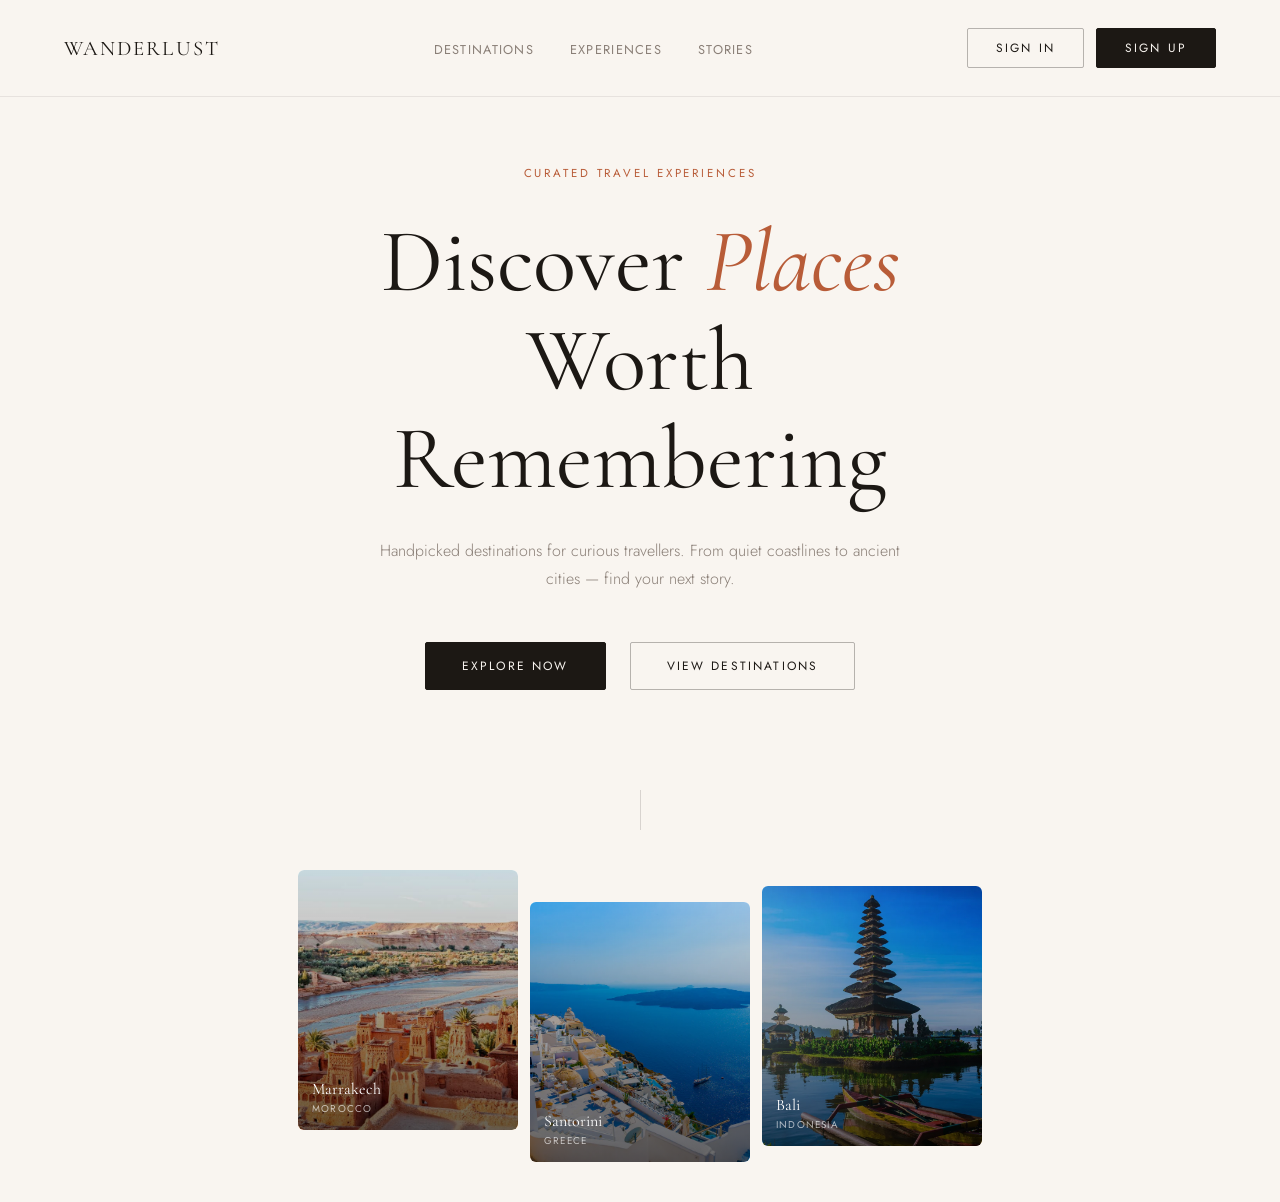
<file: index.html>
<!DOCTYPE html>
<html lang="en">
<head>
  <meta charset="UTF-8" />
  <meta name="viewport" content="width=device-width, initial-scale=1.0"/>
  <title>Wanderlust — Curated Travel</title>
  <link href="https://fonts.googleapis.com/css2?family=Cormorant+Garamond:ital,wght@0,400;0,500;0,600;1,400&family=Jost:wght@300;400;500&display=swap" rel="stylesheet"/>
  <link rel="stylesheet" href="CSS/style.css">
</head>
<body>

  <nav>
    <a class="logo" href="index.html">Wanderlust</a>
    <ul class="nav-links">
      <li><a href="destinations.html">Destinations</a></li>
      <li><a href="experiences.html">Experiences</a></li>
      <li><a href="stories.html">Stories</a></li>
    </ul>
    <div class="nav-auth">
      <a href="auth.html" class="btn btn-outline">Sign In</a>
      <a href="auth.html?mode=signup" class="btn btn-fill">Sign Up</a>
    </div>
  </nav>

  <section class="hero">
    <div class="eyebrow">Curated Travel Experiences</div>
    <h1>Discover <em>Places</em><br>Worth Remembering</h1>
    <p class="desc">
      Handpicked destinations for curious travellers. From quiet coastlines to ancient cities — find your next story.
    </p>
    <div class="hero-actions">
      <a href="destinations.html" class="btn btn-fill">Explore Now</a>
      <a href="destinations.html" class="btn btn-outline">View Destinations</a>
    </div>
  </section>

  <div class="divider"></div>

  <div class="img-strip">
    <div class="strip-img">
      <img src="images/morocco.jpg" alt="Marrakech" class="strip-bg" />
      <div class="strip-label">Marrakech <span>Morocco</span></div>
    </div>
    <div class="strip-img">
      <img src="images/santorini.webp" alt="Santorini" class="strip-bg" />
      <div class="strip-label">Santorini <span>Greece</span></div>
    </div>
    <div class="strip-img">
      <img src="images/bali.webp" alt="Bali" class="strip-bg" />
      <div class="strip-label">Bali <span>Indonesia</span></div>
    </div>
  </div>

  <script src="JS/db.js"></script>
  <script src="JS/nav.js"></script>
</body>
</html>
</file>
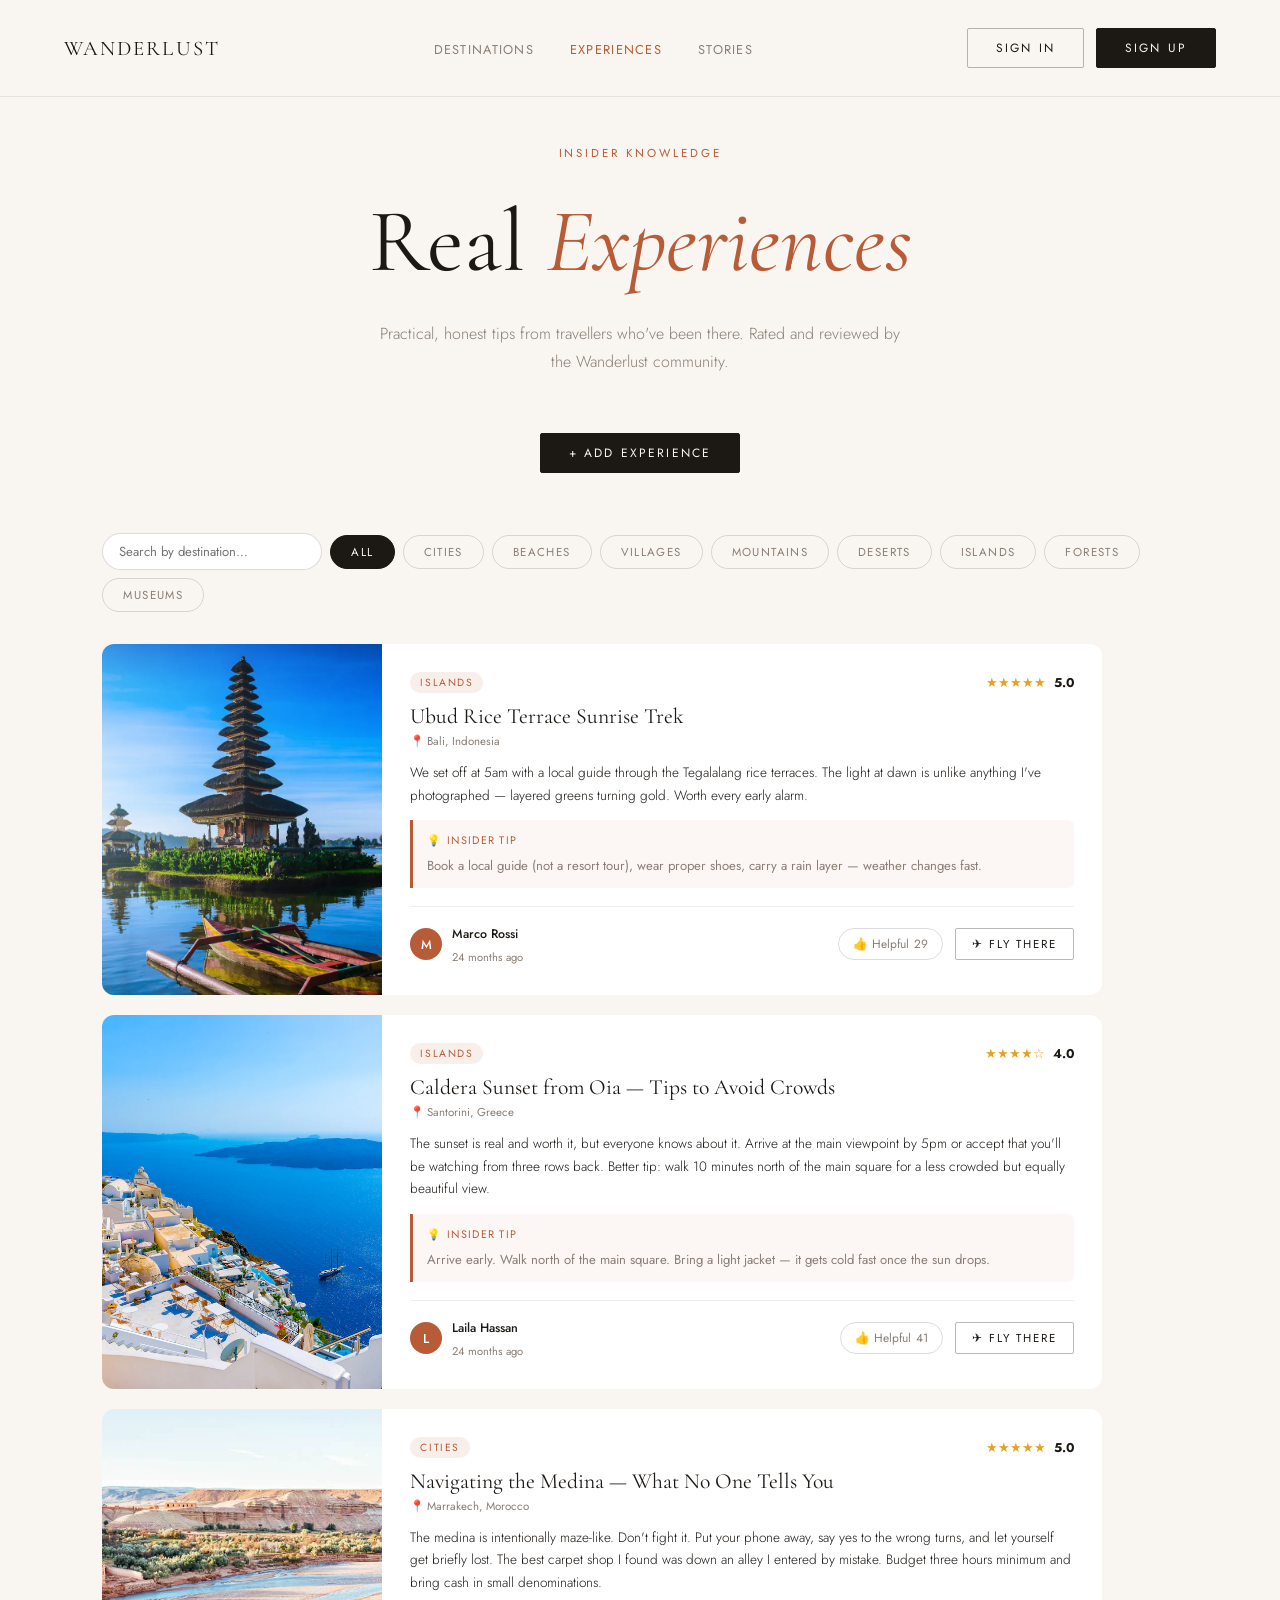
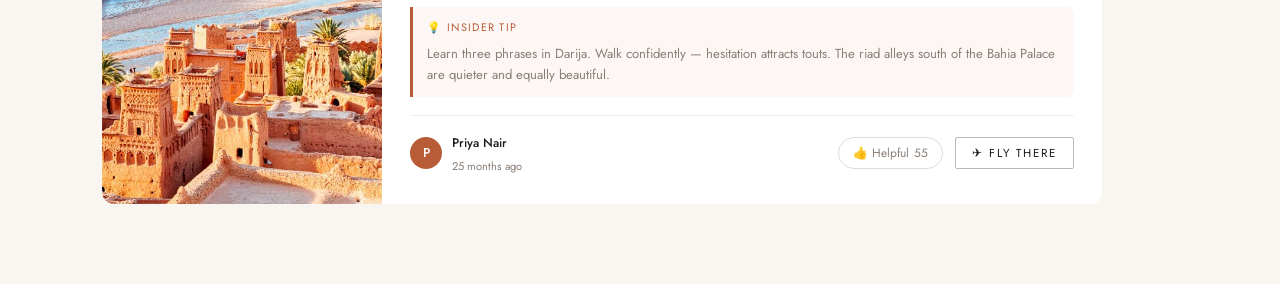
<file: experiences.html>
<!DOCTYPE html>
<html lang="en">
<head>
  <meta charset="UTF-8" />
  <meta name="viewport" content="width=device-width, initial-scale=1.0"/>
  <title>Experiences — Wanderlust</title>
  <link href="https://fonts.googleapis.com/css2?family=Cormorant+Garamond:ital,wght@0,400;0,500;0,600;1,400&family=Jost:wght@300;400;500&display=swap" rel="stylesheet"/>
  <link rel="stylesheet" href="CSS/style.css">
</head>
<body>

  <nav>
    <a class="logo" href="index.html">Wanderlust</a>
    <ul class="nav-links">
      <li><a href="destinations.html">Destinations</a></li>
      <li><a href="experiences.html" class="nav-active">Experiences</a></li>
      <li><a href="stories.html">Stories</a></li>
    </ul>
    <div class="nav-auth">
      <a href="auth.html" class="btn btn-outline">Sign In</a>
      <a href="auth.html?mode=signup" class="btn btn-fill">Sign Up</a>
    </div>
  </nav>

  <!-- Hero -->
  <section class="page-hero">
    <div class="eyebrow">Insider Knowledge</div>
    <h1>Real <em>Experiences</em></h1>
    <p class="desc">Practical, honest tips from travellers who've been there. Rated and reviewed by the Wanderlust community.</p>
    <button class="btn btn-fill" id="open-exp-modal" style="margin-top:8px;">+ Add Experience</button>
  </section>

  <!-- Search + Filter -->
  <div class="filter-bar">
    <div class="search-wrap">
      <input type="text" id="exp-search" placeholder="Search by destination…" class="filter-search" />
    </div>
    <button class="filter-btn active" data-filter="all">All</button>
    <button class="filter-btn" data-filter="cities">Cities</button>
    <button class="filter-btn" data-filter="beaches">Beaches</button>
    <button class="filter-btn" data-filter="villages">Villages</button>
    <button class="filter-btn" data-filter="mountains">Mountains</button>
    <button class="filter-btn" data-filter="deserts">Deserts</button>
    <button class="filter-btn" data-filter="islands">Islands</button>
    <button class="filter-btn" data-filter="forests">Forests</button>
    <button class="filter-btn" data-filter="museums">Museums</button>
  </div>

  <!-- Experiences List -->
  <section class="experiences-section">
    <div class="experiences-list" id="experiences-list"></div>
    <p class="no-content" id="no-experiences" style="display:none;">No experiences yet. Share yours!</p>
  </section>

  <!-- Add Experience Modal -->
  <div class="modal-overlay" id="exp-modal">
    <div class="modal">
      <button class="modal-close" id="close-exp-modal">✕</button>
      <h3 class="modal-title">Add an Experience</h3>
      <p class="modal-subtitle">Help fellow travellers with your firsthand knowledge</p>

      <div class="form-row">
        <div class="form-group">
          <label>Destination</label>
          <input type="text" id="exp-dest" placeholder="e.g. Bali, Indonesia" />
        </div>
        <div class="form-group">
          <label>Category</label>
          <select id="exp-cat" class="form-select">
            <option value="cities">Cities</option>
            <option value="beaches">Beaches</option>
            <option value="villages">Villages</option>
            <option value="museums">Museums</option>
            <option value="forests">Forests</option>
            <option value="mountains">Mountains</option>
            <option value="islands">Islands</option>
            <option value="deserts">Deserts</option>
          </select>
        </div>
      </div>
      <div class="form-group">
        <label>Experience Title</label>
        <input type="text" id="exp-title" placeholder="e.g. Sunrise Trek through Ubud Rice Terraces" />
      </div>
      <div class="form-group">
        <label>Your Rating</label>
        <div class="star-rating" id="star-rating">
          <span class="star" data-val="1">★</span>
          <span class="star" data-val="2">★</span>
          <span class="star" data-val="3">★</span>
          <span class="star" data-val="4">★</span>
          <span class="star" data-val="5">★</span>
        </div>
        <input type="hidden" id="exp-rating" value="5" />
      </div>
      <div class="form-group">
        <label>Description</label>
        <textarea id="exp-body" placeholder="Describe your experience in detail…" rows="4"></textarea>
      </div>
      <div class="form-group">
        <label>Insider Tips</label>
        <textarea id="exp-tips" placeholder="What should others know before they go?" rows="3"></textarea>
      </div>
      <div class="form-group">
        <label>Image URL <span class="optional">(optional)</span></label>
        <input type="url" id="exp-image" placeholder="https://..." />
      </div>
      <p id="exp-msg" style="display:none;"></p>
      <button class="btn btn-fill modal-submit" id="submit-exp">Submit Experience</button>
    </div>
  </div>

  <script src="JS/db.js"></script>
  <script src="JS/nav.js"></script>
  <script src="JS/experiences.js"></script>
</body>
</html>
</file>
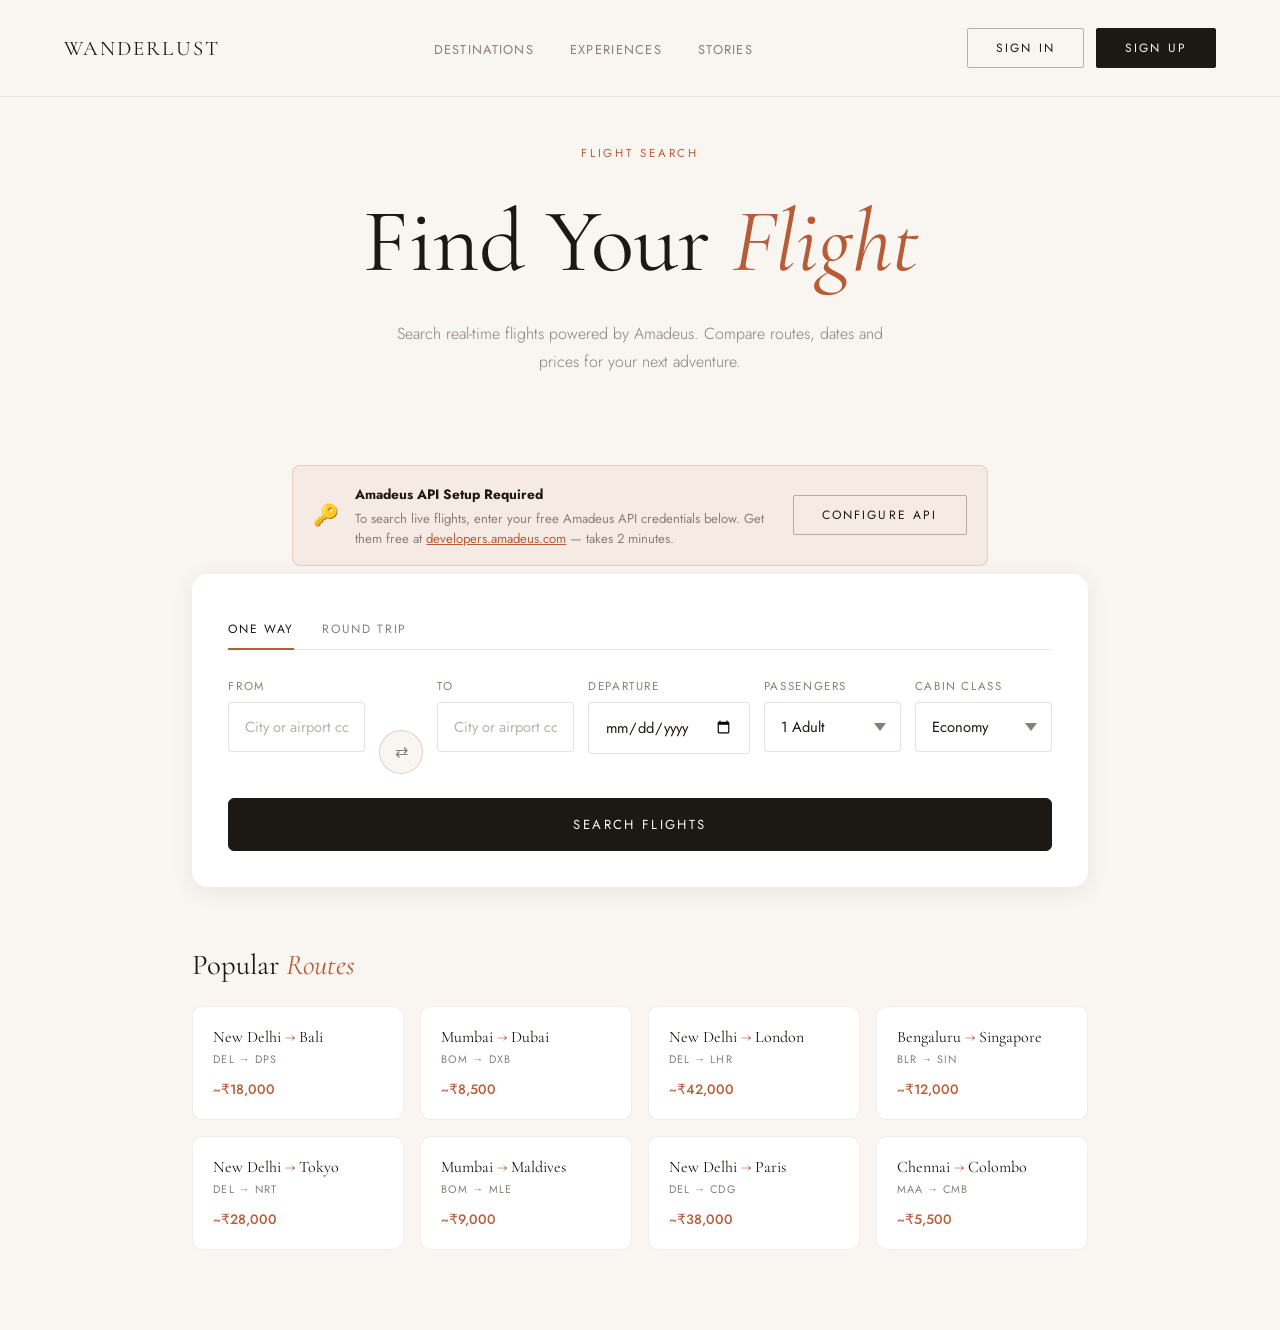
<file: flights.html>
<!DOCTYPE html>
<html lang="en">
<head>
  <meta charset="UTF-8" />
  <meta name="viewport" content="width=device-width, initial-scale=1.0"/>
  <title>Book Flights — Wanderlust</title>
  <link href="https://fonts.googleapis.com/css2?family=Cormorant+Garamond:ital,wght@0,400;0,500;0,600;1,400&family=Jost:wght@300;400;500&display=swap" rel="stylesheet"/>
  <link rel="stylesheet" href="CSS/style.css">
</head>
<body>

  <nav>
    <a class="logo" href="index.html">Wanderlust</a>
    <ul class="nav-links">
      <li><a href="destinations.html">Destinations</a></li>
      <li><a href="experiences.html">Experiences</a></li>
      <li><a href="stories.html">Stories</a></li>
    </ul>
    <div class="nav-auth">
      <a href="auth.html" class="btn btn-outline">Sign In</a>
      <a href="auth.html?mode=signup" class="btn btn-fill">Sign Up</a>
    </div>
  </nav>

  <!-- Hero -->
  <section class="flights-hero">
    <div class="eyebrow">Flight Search</div>
    <h1>Find Your <em>Flight</em></h1>
    <p class="desc">Search real-time flights powered by Amadeus. Compare routes, dates and prices for your next adventure.</p>
  </section>

  <!-- API Key Notice -->
  <div class="api-notice" id="api-notice">
    <div class="api-notice-inner">
      <span class="api-notice-icon">🔑</span>
      <div>
        <strong>Amadeus API Setup Required</strong>
        <p>To search live flights, enter your free Amadeus API credentials below. Get them free at <a href="https://developers.amadeus.com" target="_blank">developers.amadeus.com</a> — takes 2 minutes.</p>
      </div>
      <button class="btn btn-outline" id="setup-api-btn" style="flex-shrink:0;">Configure API</button>
    </div>
  </div>

  <!-- API Config Panel -->
  <div class="api-config-panel" id="api-config-panel" style="display:none;">
    <div class="api-config-inner">
      <h4>Amadeus API Credentials</h4>
      <p>Your credentials are stored locally on your device only.</p>
      <div class="form-row">
        <div class="form-group">
          <label>Client ID (API Key)</label>
          <input type="text" id="amadeus-client-id" placeholder="Your Amadeus Client ID" />
        </div>
        <div class="form-group">
          <label>Client Secret</label>
          <input type="password" id="amadeus-client-secret" placeholder="Your Amadeus Client Secret" />
        </div>
      </div>
      <div style="display:flex;gap:12px;">
        <button class="btn btn-fill" id="save-api-btn">Save Credentials</button>
        <button class="btn btn-outline" id="cancel-api-btn">Cancel</button>
      </div>
    </div>
  </div>

  <!-- Search Form -->
  <section class="flights-search-section">
    <div class="flights-form-card">

      <!-- Trip type -->
      <div class="trip-type-tabs">
        <button class="trip-tab active" data-type="one-way">One Way</button>
        <button class="trip-tab" data-type="round-trip">Round Trip</button>
      </div>

      <div class="flights-form-grid">
        <div class="form-group flight-field">
          <label>From</label>
          <div class="airport-input-wrap">
            <input type="text" id="from-input" placeholder="City or airport code" autocomplete="off" />
            <div class="airport-suggestions" id="from-suggestions"></div>
          </div>
          <input type="hidden" id="from-iata" />
        </div>

        <button class="swap-btn" id="swap-btn" title="Swap">⇄</button>

        <div class="form-group flight-field">
          <label>To</label>
          <div class="airport-input-wrap">
            <input type="text" id="to-input" placeholder="City or airport code" autocomplete="off" />
            <div class="airport-suggestions" id="to-suggestions"></div>
          </div>
          <input type="hidden" id="to-iata" />
        </div>

        <div class="form-group">
          <label>Departure</label>
          <input type="date" id="depart-date" />
        </div>

        <div class="form-group" id="return-group" style="display:none;">
          <label>Return</label>
          <input type="date" id="return-date" />
        </div>

        <div class="form-group">
          <label>Passengers</label>
          <select id="passengers" class="form-select">
            <option value="1">1 Adult</option>
            <option value="2">2 Adults</option>
            <option value="3">3 Adults</option>
            <option value="4">4 Adults</option>
          </select>
        </div>

        <div class="form-group">
          <label>Cabin Class</label>
          <select id="cabin-class" class="form-select">
            <option value="ECONOMY">Economy</option>
            <option value="PREMIUM_ECONOMY">Premium Economy</option>
            <option value="BUSINESS">Business</option>
            <option value="FIRST">First Class</option>
          </select>
        </div>
      </div>

      <button class="btn btn-fill flights-search-btn" id="search-flights-btn">
        <span id="search-btn-text">Search Flights</span>
        <span id="search-spinner" style="display:none;">Searching…</span>
      </button>
    </div>
  </section>

  <!-- Results -->
  <section class="flights-results-section" id="results-section" style="display:none;">
    <div class="results-header">
      <h3 id="results-title"></h3>
      <div class="results-sort">
        <label>Sort by:</label>
        <select id="sort-select" class="form-select" style="padding:8px 14px;">
          <option value="price">Price</option>
          <option value="duration">Duration</option>
        </select>
      </div>
    </div>
    <div id="flights-list"></div>
    <p class="no-content" id="no-flights" style="display:none;">No flights found for these dates. Try adjusting your search.</p>
  </section>

  <!-- Error -->
  <div class="flight-error" id="flight-error" style="display:none;"></div>

  <!-- Popular Routes -->
  <section class="popular-routes">
    <h3>Popular <em>Routes</em></h3>
    <div class="routes-grid" id="routes-grid"></div>
  </section>

  <script src="JS/db.js"></script>
  <script src="JS/nav.js"></script>
  <script src="JS/flights.js"></script>
</body>
</html>
</file>
<file: CSS/style.css>
/* ============================================================
   Wanderlust — style.css (complete)
   ============================================================ */

*, *::before, *::after { margin: 0; padding: 0; box-sizing: border-box; }

:root {
    --bg: #f9f5f0;
    --text: #1c1814;
    --accent: #b85c38;
    --muted: #8a7f77;
    --card-bg: #fff;
    --overlay-dark: rgba(0,0,0,0.55);
}

body {
    font-family: 'Jost', sans-serif;
    background: var(--bg);
    color: var(--text);
    min-height: 100vh;
}

/* ── NAV ──────────────────────────────────────────────────── */
nav {
    display: flex;
    justify-content: space-between;
    align-items: center;
    padding: 28px 64px;
    position: fixed;
    top: 0; left: 0;
    width: 100%;
    background: var(--bg);
    z-index: 100;
    box-shadow: 0 1px 0 rgba(28,24,20,0.08);
}

.logo {
    font-family: 'Cormorant Garamond', serif;
    font-size: 1.3rem;
    letter-spacing: 0.1em;
    text-transform: uppercase;
    text-decoration: none;
    color: var(--text);
}

.nav-links {
    display: flex;
    gap: 36px;
    list-style: none;
    align-items: center;
}

.nav-links a {
    text-decoration: none;
    color: var(--muted);
    font-size: 0.8rem;
    font-weight: 400;
    letter-spacing: 0.1em;
    text-transform: uppercase;
    transition: color 0.2s;
}

.nav-links a:hover,
.nav-links a.nav-active { color: var(--text); }
.nav-links a.nav-active { color: var(--accent); }

.nav-auth {
    display: flex;
    gap: 12px;
    align-items: center;
}

/* ── BUTTONS ──────────────────────────────────────────────── */
.btn {
    padding: 10px 28px;
    font-family: 'Jost', sans-serif;
    font-size: 0.75rem;
    letter-spacing: 0.18em;
    text-transform: uppercase;
    cursor: pointer;
    border-radius: 2px;
    transition: all 0.2s;
    text-decoration: none;
    display: inline-block;
}
.btn-fill {
    background: var(--text);
    color: var(--bg);
    border: 1px solid var(--text);
}
.btn-fill:hover { background: var(--accent); border-color: var(--accent); }
.btn-outline {
    background: transparent;
    color: var(--text);
    border: 1px solid rgba(28,24,20,0.3);
}
.btn-outline:hover { border-color: var(--text); }

/* ── HERO ─────────────────────────────────────────────────── */
.hero {
    max-width: 860px;
    margin: 0 auto;
    padding: 160px 64px 100px;
    text-align: center;
}

.eyebrow {
    display: inline-block;
    font-size: 0.72rem;
    letter-spacing: 0.25em;
    text-transform: uppercase;
    color: var(--accent);
    margin-bottom: 32px;
    opacity: 0;
    animation: fadeUp 0.7s 0.2s forwards;
}

h1 {
    font-family: 'Cormorant Garamond', serif;
    font-size: clamp(3rem, 7vw, 6rem);
    font-weight: 400;
    line-height: 1.1;
    margin-bottom: 28px;
    opacity: 0;
    animation: fadeUp 0.8s 0.4s forwards;
}
h1 em { font-style: italic; color: var(--accent); }

.desc {
    font-size: 1rem;
    line-height: 1.8;
    color: var(--muted);
    max-width: 520px;
    margin: 0 auto 48px;
    font-weight: 300;
    opacity: 0;
    animation: fadeUp 0.8s 0.6s forwards;
}

.hero-actions {
    display: flex;
    justify-content: center;
    align-items: center;
    gap: 24px;
    opacity: 0;
    animation: fadeUp 0.8s 0.8s forwards;
}
.hero-actions .btn { padding: 14px 36px; }

/* ── DIVIDER ──────────────────────────────────────────────── */
.divider {
    width: 1px; height: 40px;
    background: rgba(28,24,20,0.15);
    margin: 0 auto;
    opacity: 0;
    animation: fadeUp 0.8s 1s forwards;
}

/* ── IMAGE STRIP ──────────────────────────────────────────── */
.img-strip {
    display: flex; gap: 12px;
    padding: 40px 64px;
    justify-content: center;
    opacity: 0;
    animation: fadeUp 0.8s 1.1s forwards;
}
.strip-img {
    flex: 1; max-width: 220px; height: 260px;
    border-radius: 6px; overflow: hidden; position: relative;
}
.strip-img:nth-child(2) { margin-top: 32px; }
.strip-img:nth-child(3) { margin-top: 16px; }
.strip-img::after {
    content: '';
    position: absolute; inset: 0;
    background: linear-gradient(to top, rgba(0,0,0,0.6) 0%, rgba(0,0,0,0.1) 100%);
    border-radius: 6px;
}
.strip-bg { width: 100%; height: 100%; object-fit: cover; display: block; transition: transform 0.5s; }
.strip-img:hover .strip-bg { transform: scale(1.05); }
.strip-label {
    position: absolute; bottom: 14px; left: 14px;
    font-family: 'Cormorant Garamond', serif;
    font-size: 1rem; color: #fff; z-index: 1;
}
.strip-label span {
    display: block;
    font-family: 'Jost', sans-serif;
    font-size: 0.62rem; letter-spacing: 0.12em;
    text-transform: uppercase; opacity: 0.65; margin-top: 2px;
}

/* ── DESTINATIONS ─────────────────────────────────────────── */
#destinations { padding: 100px 10%; }
.dest-header { text-align: center; margin-bottom: 48px; opacity: 0; animation: fadeUp 0.8s 0.2s forwards; }
.dest-header h2 { font-family: 'Cormorant Garamond', serif; font-size: clamp(2rem,4vw,4rem); font-weight: 500; margin-bottom: 10px; }
.dest-header h2 em { font-style: italic; color: var(--accent); }
.dest-header p { font-size: 1rem; color: var(--muted); font-weight: 300; }

#destinations-menu {
    max-width: 1200px; margin: auto;
    display: grid; grid-template-columns: repeat(4, 1fr); gap: 28px;
    opacity: 0; animation: fadeUp 0.8s 0.4s forwards;
}

.destination-card {
    position: relative; height: 400px; border-radius: 14px;
    overflow: hidden; cursor: pointer;
    transition: transform 0.4s ease, box-shadow 0.4s ease;
    text-decoration: none; display: block;
}
.destination-card:hover { transform: translateY(-8px); box-shadow: 0 20px 40px rgba(0,0,0,0.15); }
.card-img { width: 100%; height: 100%; object-fit: cover; transition: transform 0.7s ease; }
.destination-card:hover .card-img { transform: scale(1.08); }
.card-overlay {
    position: absolute; inset: 0;
    background: linear-gradient(to top, rgba(0,0,0,0.8) 0%, rgba(0,0,0,0.1) 60%, rgba(0,0,0,0) 100%);
    display: flex; align-items: flex-end; padding: 28px;
}
.card-body { color: #fff; }
.card-name {
    font-family: 'Cormorant Garamond', serif;
    font-size: 1.6rem; font-weight: 400; margin-bottom: 6px; position: relative;
}
.card-name::after {
    content: ''; width: 36px; height: 1px;
    background: var(--accent);
    position: absolute; bottom: -6px; left: 0;
    transition: width 0.4s ease;
}
.destination-card:hover .card-name::after { width: 72px; }
.card-desc { font-size: 0.82rem; font-weight: 300; letter-spacing: 0.06em; opacity: 0.85; margin-top: 16px; }

/* ── LISTING PAGE ─────────────────────────────────────────── */
.listing-page { padding: 120px 8% 80px; }
.listing-header { margin-bottom: 56px; opacity: 0; animation: fadeUp 0.8s 0.1s forwards; }
.listing-header .back-link {
    display: inline-flex; align-items: center; gap: 8px;
    font-size: 0.75rem; letter-spacing: 0.14em; text-transform: uppercase;
    color: var(--muted); text-decoration: none; margin-bottom: 24px; transition: color 0.2s;
}
.listing-header .back-link:hover { color: var(--accent); }
.listing-header h2 { font-family: 'Cormorant Garamond', serif; font-size: clamp(2.5rem,5vw,4.5rem); font-weight: 400; line-height: 1.1; }
.listing-header h2 em { font-style: italic; color: var(--accent); }
.listing-header p { font-size: 0.95rem; color: var(--muted); font-weight: 300; margin-top: 12px; }

.places-grid { display: grid; grid-template-columns: repeat(4, 1fr); gap: 28px; max-width: 1400px; }

.place-card {
    background: var(--card-bg); border-radius: 12px; overflow: hidden;
    cursor: pointer; transition: transform 0.3s ease, box-shadow 0.3s ease;
    opacity: 0; animation: fadeUp 0.6s forwards;
}
.place-card:hover { transform: translateY(-6px); box-shadow: 0 16px 40px rgba(0,0,0,0.1); }

.place-img-wrap { position: relative; height: 220px; overflow: hidden; }
.place-img { width: 100%; height: 100%; object-fit: cover; transition: transform 0.6s ease; }
.place-card:hover .place-img { transform: scale(1.06); }

/* Bookmark button */
.bookmark-btn {
    position: absolute; top: 12px; right: 12px;
    background: rgba(255,255,255,0.9); border: none;
    border-radius: 50%; width: 34px; height: 34px;
    font-size: 1rem; cursor: pointer; display: flex; align-items: center; justify-content: center;
    transition: all 0.2s; z-index: 2; color: var(--muted);
}
.bookmark-btn:hover, .bookmark-btn.bookmarked { color: var(--accent); background: #fff; }

.place-info { padding: 20px 22px 24px; }
.place-info h3 { font-family: 'Cormorant Garamond', serif; font-size: 1.3rem; font-weight: 400; margin-bottom: 4px; cursor: default; }
.place-location { font-size: 0.72rem; letter-spacing: 0.12em; text-transform: uppercase; color: var(--accent); margin-bottom: 6px; display: block; }

/* Star ratings */
.place-rating { display: flex; align-items: center; gap: 6px; margin-bottom: 10px; }
.stars { color: #e8a020; font-size: 0.85rem; letter-spacing: 1px; }
.rating-num { font-size: 0.78rem; font-weight: 500; color: var(--text); }
.rate-link { font-size: 0.7rem; color: var(--accent); cursor: pointer; text-decoration: underline; margin-left: 4px; }

.place-highlight { font-size: 0.85rem; color: var(--muted); line-height: 1.6; font-weight: 300; margin-bottom: 14px; }
.place-meta {
    display: flex; align-items: center; gap: 6px;
    font-size: 0.72rem; color: var(--muted); letter-spacing: 0.05em;
    padding-top: 14px; border-top: 1px solid rgba(28,24,20,0.07);
    margin-bottom: 14px;
}
.place-meta svg { color: var(--accent); flex-shrink: 0; }

.place-flight-btn { width: 100%; text-align: center; padding: 11px; font-size: 0.72rem; }

/* ── AUTH PAGE ────────────────────────────────────────────── */
.auth-page { min-height: 100vh; display: grid; grid-template-columns: 1fr 1fr; }
.auth-visual { position: relative; overflow: hidden; }
.auth-visual img { width: 100%; height: 100%; object-fit: cover; }
.auth-visual-overlay {
    position: absolute; inset: 0;
    background: linear-gradient(135deg, rgba(184,92,56,0.7) 0%, rgba(28,24,20,0.8) 100%);
    display: flex; flex-direction: column; justify-content: flex-end; padding: 64px;
}
.auth-visual-text { color: #fff; }
.auth-visual-text .logo { font-family: 'Cormorant Garamond', serif; font-size: 1.6rem; letter-spacing: 0.1em; text-transform: uppercase; color: #fff; margin-bottom: 48px; display: block; }
.auth-visual-text h2 { font-family: 'Cormorant Garamond', serif; font-size: 3rem; font-weight: 400; line-height: 1.2; margin-bottom: 16px; }
.auth-visual-text h2 em { font-style: italic; opacity: 0.85; }
.auth-visual-text p { font-size: 0.9rem; opacity: 0.7; font-weight: 300; line-height: 1.7; max-width: 360px; }

.auth-form-side { display: flex; flex-direction: column; justify-content: center; padding: 80px 72px; background: var(--bg); }
.auth-tabs { display: flex; gap: 0; margin-bottom: 48px; border-bottom: 1px solid rgba(28,24,20,0.1); }
.auth-tab {
    padding: 12px 0; margin-right: 32px;
    font-size: 0.8rem; letter-spacing: 0.14em; text-transform: uppercase;
    color: var(--muted); cursor: pointer;
    border-bottom: 2px solid transparent; margin-bottom: -1px;
    transition: all 0.2s; background: none;
    border-left: none; border-right: none; border-top: none;
    font-family: 'Jost', sans-serif;
}
.auth-tab.active { color: var(--text); border-bottom-color: var(--accent); }
.auth-form { display: none; }
.auth-form.active { display: block; }
.auth-form h3 { font-family: 'Cormorant Garamond', serif; font-size: 2rem; font-weight: 400; margin-bottom: 8px; }
.auth-form .subtitle { font-size: 0.88rem; color: var(--muted); font-weight: 300; margin-bottom: 36px; }

.form-group { margin-bottom: 20px; }
.form-group label { display: block; font-size: 0.72rem; letter-spacing: 0.14em; text-transform: uppercase; color: var(--muted); margin-bottom: 8px; }
.form-group input, .form-group textarea, .form-select {
    width: 100%; padding: 13px 16px;
    background: #fff; border: 1px solid rgba(28,24,20,0.12);
    border-radius: 4px; font-family: 'Jost', sans-serif;
    font-size: 0.92rem; color: var(--text); outline: none; transition: border-color 0.2s;
}
.form-group input:focus, .form-group textarea:focus, .form-select:focus { border-color: var(--accent); }
.form-group input::placeholder, .form-group textarea::placeholder { color: var(--muted); opacity: 0.6; }
.form-group textarea { resize: vertical; min-height: 100px; }
.form-select { appearance: none; background-image: url("data:image/svg+xml,%3Csvg xmlns='http://www.w3.org/2000/svg' width='12' height='8' viewBox='0 0 12 8'%3E%3Cpath fill='%238a7f77' d='M6 8L0 0h12z'/%3E%3C/svg%3E"); background-repeat: no-repeat; background-position: right 14px center; cursor: pointer; }
.form-row { display: grid; grid-template-columns: 1fr 1fr; gap: 16px; }
.optional { font-size: 0.65rem; color: var(--muted); text-transform: none; letter-spacing: 0; }

.auth-submit { width: 100%; padding: 14px; margin-top: 8px; font-size: 0.8rem; letter-spacing: 0.18em; }
.auth-divider { display: flex; align-items: center; gap: 16px; margin: 24px 0; color: var(--muted); font-size: 0.75rem; }
.auth-divider::before, .auth-divider::after { content: ''; flex: 1; height: 1px; background: rgba(28,24,20,0.1); }
.auth-switch { text-align: center; font-size: 0.82rem; color: var(--muted); margin-top: 24px; }
.auth-switch a { color: var(--accent); text-decoration: none; font-weight: 500; }

/* ── PAGE HERO (stories / experiences / flights) ──────────── */
.page-hero {
    padding: 140px 64px 60px;
    text-align: center;
    max-width: 760px;
    margin: 0 auto;
}
.page-hero h1 { animation: fadeUp 0.8s 0.3s both; }
.page-hero .eyebrow { animation: fadeUp 0.7s 0.1s both; }
.page-hero .desc { animation: fadeUp 0.8s 0.5s both; }

/* ── FILTER BAR ───────────────────────────────────────────── */
.filter-bar {
    display: flex; flex-wrap: wrap; gap: 8px; align-items: center;
    padding: 0 8% 32px;
    max-width: 1400px; margin: 0 auto;
}
.filter-btn {
    padding: 8px 20px; font-family: 'Jost', sans-serif;
    font-size: 0.72rem; letter-spacing: 0.12em; text-transform: uppercase;
    border: 1px solid rgba(28,24,20,0.15); border-radius: 40px;
    background: transparent; color: var(--muted); cursor: pointer;
    transition: all 0.2s;
}
.filter-btn:hover { border-color: var(--accent); color: var(--accent); }
.filter-btn.active { background: var(--text); color: var(--bg); border-color: var(--text); }
.filter-search {
    padding: 8px 16px; border-radius: 40px;
    border: 1px solid rgba(28,24,20,0.15);
    background: #fff; font-family: 'Jost', sans-serif;
    font-size: 0.82rem; outline: none; transition: border-color 0.2s; min-width: 220px;
}
.filter-search:focus { border-color: var(--accent); }

/* ── MODAL ────────────────────────────────────────────────── */
.modal-overlay {
    position: fixed; inset: 0; z-index: 500;
    background: rgba(28,24,20,0.6); backdrop-filter: blur(4px);
    display: none; align-items: center; justify-content: center; padding: 24px;
}
.modal-overlay.open { display: flex; }
.modal {
    background: var(--bg); border-radius: 12px;
    padding: 48px 44px; width: 100%; max-width: 580px;
    position: relative; max-height: 90vh; overflow-y: auto;
    animation: fadeUp 0.3s ease;
}
.modal-large { max-width: 760px; padding: 0; }
.modal-close {
    position: absolute; top: 16px; right: 20px;
    background: none; border: none; font-size: 1.1rem;
    cursor: pointer; color: var(--muted); z-index: 2;
    transition: color 0.2s;
}
.modal-close:hover { color: var(--text); }
.modal-title { font-family: 'Cormorant Garamond', serif; font-size: 2rem; font-weight: 400; margin-bottom: 6px; }
.modal-subtitle { font-size: 0.88rem; color: var(--muted); margin-bottom: 32px; }
.modal-submit { width: 100%; padding: 14px; margin-top: 8px; }

/* ── STORY CARDS ──────────────────────────────────────────── */
.stories-section { padding: 0 8% 80px; }
.stories-grid { display: grid; grid-template-columns: repeat(3, 1fr); gap: 28px; max-width: 1300px; }
.no-content { text-align: center; color: var(--muted); font-size: 0.9rem; padding: 48px; }

.story-card {
    background: var(--card-bg); border-radius: 12px; overflow: hidden;
    transition: transform 0.3s, box-shadow 0.3s;
    opacity: 0; animation: fadeUp 0.6s forwards;
    display: flex; flex-direction: column;
}
.story-card:hover { transform: translateY(-5px); box-shadow: 0 16px 40px rgba(0,0,0,0.09); }
.story-card-img { height: 200px; overflow: hidden; }
.story-card-img img { width: 100%; height: 100%; object-fit: cover; transition: transform 0.6s; }
.story-card:hover .story-card-img img { transform: scale(1.05); }
.story-card-body { padding: 24px; flex: 1; display: flex; flex-direction: column; }

.story-meta-top { display: flex; align-items: center; justify-content: space-between; margin-bottom: 12px; }
.story-category-tag {
    font-size: 0.65rem; letter-spacing: 0.15em; text-transform: uppercase;
    background: rgba(184,92,56,0.1); color: var(--accent);
    padding: 3px 10px; border-radius: 40px;
}
.story-time { font-size: 0.7rem; color: var(--muted); }
.story-title-text { font-family: 'Cormorant Garamond', serif; font-size: 1.25rem; font-weight: 400; margin-bottom: 6px; cursor: pointer; line-height: 1.3; }
.story-title-text:hover { color: var(--accent); }
.story-destination-tag { font-size: 0.72rem; color: var(--muted); margin-bottom: 12px; display: block; }
.story-excerpt { font-size: 0.83rem; color: var(--muted); line-height: 1.6; font-weight: 300; flex: 1; }

.story-footer { display: flex; align-items: center; justify-content: space-between; margin-top: 20px; padding-top: 16px; border-top: 1px solid rgba(28,24,20,0.07); flex-wrap: wrap; gap: 10px; }
.story-author { display: flex; align-items: center; gap: 10px; }
.author-avatar {
    width: 32px; height: 32px; border-radius: 50%;
    background: var(--accent); color: #fff;
    display: flex; align-items: center; justify-content: center;
    font-size: 0.8rem; font-weight: 500; flex-shrink: 0;
}
.author-name { font-size: 0.78rem; font-weight: 500; }
.story-actions { display: flex; align-items: center; gap: 10px; }

.story-like-btn {
    background: none; border: none; cursor: pointer;
    font-size: 0.8rem; color: var(--muted);
    display: flex; align-items: center; gap: 5px;
    transition: color 0.2s; padding: 4px 8px; border-radius: 4px;
}
.story-like-btn:hover { color: var(--accent); }
.story-like-btn.liked { color: var(--accent); }

/* ── STORY DETAIL ─────────────────────────────────────────── */
.detail-hero-img { width: 100%; height: 320px; object-fit: cover; border-radius: 12px 12px 0 0; }
.detail-body { padding: 36px 40px 40px; }
.detail-title { font-family: 'Cormorant Garamond', serif; font-size: 2.2rem; font-weight: 400; line-height: 1.2; margin-bottom: 8px; }
.detail-author { display: flex; align-items: center; gap: 12px; margin: 20px 0 24px; }
.detail-text p { font-size: 0.95rem; line-height: 1.85; color: var(--text); margin-bottom: 16px; font-weight: 300; }
.detail-tags { display: flex; flex-wrap: wrap; gap: 8px; margin: 20px 0; }
.tag { font-size: 0.7rem; background: rgba(28,24,20,0.06); color: var(--muted); padding: 4px 10px; border-radius: 40px; }
.detail-actions { display: flex; align-items: center; gap: 16px; margin: 24px 0; flex-wrap: wrap; }

/* ── COMMENTS ─────────────────────────────────────────────── */
.comments-section { margin-top: 32px; border-top: 1px solid rgba(28,24,20,0.08); padding-top: 24px; }
.comments-section h4 { font-family: 'Cormorant Garamond', serif; font-size: 1.2rem; font-weight: 400; margin-bottom: 20px; }
.comment { display: flex; gap: 12px; margin-bottom: 16px; }
.comment p { font-size: 0.83rem; color: var(--muted); margin-top: 4px; line-height: 1.5; }
.comment-form { display: flex; gap: 10px; margin-top: 20px; }
.comment-form input { flex: 1; padding: 10px 14px; border-radius: 4px; border: 1px solid rgba(28,24,20,0.12); font-family: 'Jost', sans-serif; font-size: 0.85rem; outline: none; background: #fff; }
.comment-form input:focus { border-color: var(--accent); }

/* ── EXPERIENCES ──────────────────────────────────────────── */
.experiences-section { padding: 0 8% 80px; }
.experiences-list { display: flex; flex-direction: column; gap: 20px; max-width: 1000px; }

.exp-card {
    background: var(--card-bg); border-radius: 12px; overflow: hidden;
    transition: box-shadow 0.3s; opacity: 0; animation: fadeUp 0.6s forwards;
}
.exp-card:hover { box-shadow: 0 12px 32px rgba(0,0,0,0.08); }
.exp-card-inner { display: grid; grid-template-columns: 280px 1fr; }
.exp-img { height: 100%; min-height: 220px; overflow: hidden; }
.exp-img img { width: 100%; height: 100%; object-fit: cover; }
.exp-content { padding: 28px; }
.exp-top { display: flex; align-items: center; justify-content: space-between; margin-bottom: 10px; }
.exp-stars { font-size: 0.82rem; color: #c4a040; }
.exp-stars.high-rating { color: #e8a020; }
.exp-stars strong { font-size: 0.8rem; color: var(--text); margin-left: 4px; }
.exp-title { font-family: 'Cormorant Garamond', serif; font-size: 1.35rem; font-weight: 400; margin-bottom: 4px; }
.exp-destination { font-size: 0.72rem; color: var(--muted); margin-bottom: 12px; display: block; }
.exp-body { font-size: 0.85rem; line-height: 1.65; color: var(--text); font-weight: 300; margin-bottom: 14px; }
.exp-tips {
    background: rgba(184,92,56,0.05); border-left: 3px solid var(--accent);
    padding: 12px 14px; border-radius: 0 6px 6px 0;
    font-size: 0.82rem; line-height: 1.6; color: var(--muted); margin-bottom: 18px;
}
.tips-label { display: block; font-size: 0.68rem; letter-spacing: 0.12em; text-transform: uppercase; color: var(--accent); margin-bottom: 6px; }
.exp-footer { display: flex; align-items: center; justify-content: space-between; flex-wrap: wrap; gap: 10px; padding-top: 14px; border-top: 1px solid rgba(28,24,20,0.07); }

/* Star input widget */
.star-rating { display: flex; gap: 4px; margin-top: 4px; }
.star { font-size: 1.5rem; cursor: pointer; color: rgba(28,24,20,0.2); transition: color 0.15s; }
.star.selected, .star.hovered { color: #e8a020; }

/* Helpful button */
.helpful-btn {
    background: none; border: 1px solid rgba(28,24,20,0.15); border-radius: 40px;
    padding: 6px 14px; font-size: 0.75rem; cursor: pointer;
    color: var(--muted); font-family: 'Jost', sans-serif;
    transition: all 0.2s; display: flex; align-items: center; gap: 5px;
}
.helpful-btn:hover { border-color: var(--accent); color: var(--accent); }
.helpful-btn.active { background: var(--accent); color: #fff; border-color: var(--accent); }

/* ── FLIGHTS PAGE ─────────────────────────────────────────── */
.flights-hero { padding: 140px 64px 40px; text-align: center; max-width: 760px; margin: 0 auto; }
.flights-hero h1 { animation: fadeUp 0.8s 0.3s both; }

/* API Notice */
.api-notice {
    max-width: 900px; margin: 0 auto 8px; padding: 0 8%;
}
.api-notice-inner {
    background: rgba(184,92,56,0.06); border: 1px solid rgba(184,92,56,0.2);
    border-radius: 8px; padding: 16px 20px;
    display: flex; align-items: center; gap: 16px; flex-wrap: wrap;
}
.api-notice-icon { font-size: 1.3rem; }
.api-notice-inner p { font-size: 0.82rem; color: var(--muted); margin-top: 4px; line-height: 1.5; }
.api-notice-inner a { color: var(--accent); }
.api-notice-inner strong { font-size: 0.85rem; }
.api-notice-inner > div { flex: 1; }

.api-config-panel { max-width: 900px; margin: 0 auto 16px; padding: 0 8%; }
.api-config-inner {
    background: var(--card-bg); border-radius: 8px;
    padding: 24px 28px; border: 1px solid rgba(28,24,20,0.1);
}
.api-config-inner h4 { font-family: 'Cormorant Garamond', serif; font-size: 1.2rem; margin-bottom: 4px; }
.api-config-inner p { font-size: 0.82rem; color: var(--muted); margin-bottom: 20px; }

/* Flights form */
.flights-search-section { padding: 0 8% 20px; max-width: 1100px; margin: 0 auto; }
.flights-form-card {
    background: var(--card-bg); border-radius: 16px;
    padding: 36px; box-shadow: 0 4px 24px rgba(0,0,0,0.07);
}

.trip-type-tabs { display: flex; gap: 0; margin-bottom: 28px; border-bottom: 1px solid rgba(28,24,20,0.1); }
.trip-tab {
    padding: 10px 0; margin-right: 28px;
    font-size: 0.75rem; letter-spacing: 0.14em; text-transform: uppercase;
    color: var(--muted); cursor: pointer;
    border: none; border-bottom: 2px solid transparent; margin-bottom: -1px;
    background: none; font-family: 'Jost', sans-serif; transition: all 0.2s;
}
.trip-tab.active { color: var(--text); border-bottom-color: var(--accent); }

.flights-form-grid {
    display: grid;
    grid-template-columns: 1fr 44px 1fr 1fr 1fr 1fr;
    gap: 14px; align-items: start; margin-bottom: 24px;
}
.flight-field { position: relative; }
.airport-input-wrap { position: relative; }
.airport-suggestions {
    position: absolute; top: 100%; left: 0; right: 0;
    background: var(--card-bg); border: 1px solid rgba(28,24,20,0.12);
    border-radius: 4px; box-shadow: 0 8px 24px rgba(0,0,0,0.12);
    z-index: 50; display: none; max-height: 240px; overflow-y: auto;
}
.suggestion-item {
    padding: 10px 14px; cursor: pointer;
    display: grid; grid-template-columns: 44px 1fr; gap: 4px; align-items: center;
    transition: background 0.15s; font-size: 0.82rem;
}
.suggestion-item:hover { background: rgba(184,92,56,0.05); }
.sug-iata { font-weight: 600; font-size: 0.85rem; color: var(--accent); }
.sug-name { font-size: 0.82rem; }
.sug-full { font-size: 0.72rem; color: var(--muted); grid-column: 2; }

.swap-btn {
    width: 44px; height: 44px; border-radius: 50%;
    border: 1px solid rgba(28,24,20,0.15); background: var(--bg);
    cursor: pointer; font-size: 1rem; color: var(--muted);
    transition: all 0.2s; align-self: flex-end; margin-bottom: 0;
    display: flex; align-items: center; justify-content: center;
    margin-top: 28px;
}
.swap-btn:hover { border-color: var(--accent); color: var(--accent); }

.flights-search-btn { width: 100%; padding: 16px; font-size: 0.82rem; letter-spacing: 0.18em; border-radius: 6px; }
.flights-search-btn:disabled { opacity: 0.6; cursor: not-allowed; }

/* Results */
.flights-results-section { padding: 24px 8% 20px; max-width: 1100px; margin: 0 auto; }
.results-header { display: flex; align-items: center; justify-content: space-between; margin-bottom: 20px; flex-wrap: wrap; gap: 12px; }
.results-header h3 { font-family: 'Cormorant Garamond', serif; font-size: 1.5rem; font-weight: 400; }
.results-header h3 em { font-style: italic; color: var(--accent); }
.results-sort { display: flex; align-items: center; gap: 10px; font-size: 0.78rem; color: var(--muted); }

.flight-card {
    background: var(--card-bg); border-radius: 10px; margin-bottom: 12px;
    border: 1px solid rgba(28,24,20,0.07);
    transition: box-shadow 0.2s, border-color 0.2s;
    opacity: 0; animation: fadeUp 0.4s forwards;
}
.flight-card:hover { box-shadow: 0 8px 24px rgba(0,0,0,0.08); border-color: rgba(184,92,56,0.2); }
.flight-card-inner { display: grid; grid-template-columns: 120px 1fr auto; gap: 24px; align-items: center; padding: 20px 24px; }

.flight-airline { display: flex; align-items: center; gap: 10px; }
.airline-logo {
    width: 48px; height: 48px; border-radius: 8px;
    background: rgba(184,92,56,0.1); display: flex; align-items: center; justify-content: center;
    font-size: 0.7rem; font-weight: 700; color: var(--accent); letter-spacing: 0.05em;
}
.flight-number { display: block; font-size: 0.78rem; font-weight: 500; }
.flight-cabin { font-size: 0.65rem; color: var(--muted); text-transform: uppercase; letter-spacing: 0.08em; }

.flight-route { display: flex; align-items: center; gap: 24px; }
.flight-time-block { text-align: center; min-width: 70px; }
.flight-time { display: block; font-size: 1.35rem; font-family: 'Cormorant Garamond', serif; font-weight: 500; }
.flight-iata { display: block; font-size: 0.72rem; color: var(--muted); letter-spacing: 0.1em; text-transform: uppercase; }
.flight-date-small { display: block; font-size: 0.65rem; color: var(--muted); margin-top: 2px; }
.flight-duration-block { text-align: center; flex: 1; }
.flight-duration { display: block; font-size: 0.75rem; color: var(--muted); margin-bottom: 6px; }
.flight-line { display: flex; align-items: center; justify-content: center; gap: 0; }
.flight-dot { width: 8px; height: 8px; border-radius: 50%; border: 2px solid var(--muted); }
.flight-dash { flex: 1; height: 1px; background: rgba(28,24,20,0.2); min-width: 40px; }
.flight-plane { font-size: 0.9rem; color: var(--accent); }
.stop-dot { width: 6px; height: 6px; border-radius: 50%; background: var(--accent); margin: 0 2px; }
.flight-stops { display: block; font-size: 0.7rem; color: var(--muted); margin-top: 6px; }
.flight-stops.nonstop { color: #2a8a3b; font-weight: 500; }

.flight-price-block { text-align: right; }
.flight-price { display: block; font-family: 'Cormorant Garamond', serif; font-size: 1.6rem; font-weight: 500; color: var(--accent); }
.flight-price-note { display: block; font-size: 0.65rem; color: var(--muted); margin-bottom: 12px; }
.flight-book-btn { padding: 10px 22px; font-size: 0.72rem; }
.flight-stops-detail {
    padding: 8px 24px 12px; font-size: 0.72rem; color: var(--muted);
    border-top: 1px solid rgba(28,24,20,0.06); display: flex; gap: 16px;
}

/* Error */
.flight-error {
    max-width: 1100px; margin: 0 auto 16px; padding: 16px 24px;
    background: rgba(184,92,56,0.06); border: 1px solid rgba(184,92,56,0.2);
    border-radius: 8px; font-size: 0.85rem; color: var(--accent); display: none;
    margin-left: 8%; margin-right: 8%;
}

/* Popular routes */
.popular-routes { padding: 40px 8% 80px; max-width: 1100px; margin: 0 auto; }
.popular-routes h3 { font-family: 'Cormorant Garamond', serif; font-size: 1.8rem; font-weight: 400; margin-bottom: 24px; }
.popular-routes h3 em { font-style: italic; color: var(--accent); }
.routes-grid { display: grid; grid-template-columns: repeat(4, 1fr); gap: 16px; }
.route-card {
    background: var(--card-bg); border-radius: 10px; padding: 20px;
    cursor: pointer; border: 1px solid rgba(28,24,20,0.07);
    transition: all 0.2s;
}
.route-card:hover { border-color: var(--accent); transform: translateY(-3px); box-shadow: 0 8px 20px rgba(0,0,0,0.07); }
.route-cities { font-family: 'Cormorant Garamond', serif; font-size: 1rem; font-weight: 400; margin-bottom: 4px; }
.route-cities span { color: var(--accent); }
.route-codes { font-size: 0.68rem; letter-spacing: 0.1em; color: var(--muted); text-transform: uppercase; margin-bottom: 12px; }
.route-price { font-size: 0.85rem; font-weight: 500; color: var(--accent); }

/* Booking confirm */
.booking-confirm .modal { animation: fadeUp 0.3s ease; }

/* ── ANIMATIONS ───────────────────────────────────────────── */
@keyframes fadeUp {
    from { opacity: 0; transform: translateY(20px); }
    to   { opacity: 1; transform: translateY(0); }
}

/* ── RESPONSIVE ───────────────────────────────────────────── */
@media (max-width: 1100px) {
    .places-grid { grid-template-columns: repeat(3, 1fr); }
    .flights-form-grid { grid-template-columns: 1fr 44px 1fr; }
    .routes-grid { grid-template-columns: repeat(2, 1fr); }
    .stories-grid { grid-template-columns: repeat(2, 1fr); }
    .exp-card-inner { grid-template-columns: 220px 1fr; }
}

@media (max-width: 900px) {
    #destinations-menu { grid-template-columns: repeat(2, 1fr); }
    .places-grid { grid-template-columns: repeat(2, 1fr); }
    .auth-page { grid-template-columns: 1fr; }
    .auth-visual { display: none; }
    .stories-grid { grid-template-columns: 1fr; }
    .exp-card-inner { grid-template-columns: 1fr; }
    .exp-img { height: 200px; }
    .flight-card-inner { grid-template-columns: 1fr; gap: 16px; }
    .flight-price-block { text-align: left; }
    .flights-form-grid { grid-template-columns: 1fr 1fr; }
    .swap-btn { display: none; }
}

@media (max-width: 640px) {
    nav { padding: 20px 24px; }
    .nav-links { display: none; }
    .hero { padding: 100px 24px 60px; }
    .img-strip { padding: 20px 24px; }
    #destinations { padding: 60px 24px; }
    #destinations-menu { grid-template-columns: 1fr; }
    .places-grid { grid-template-columns: 1fr; }
    .listing-page { padding: 100px 24px 60px; }
    .auth-form-side { padding: 80px 32px 48px; }
    .page-hero { padding: 120px 24px 40px; }
    .filter-bar { padding: 0 24px 24px; }
    .stories-section, .experiences-section, .flights-search-section, .flights-results-section, .popular-routes { padding-left: 24px; padding-right: 24px; }
    .flights-form-grid { grid-template-columns: 1fr; }
    .form-row { grid-template-columns: 1fr; }
    .routes-grid { grid-template-columns: 1fr 1fr; }
    .detail-body { padding: 24px; }
    .modal { padding: 32px 24px; }
}
</file>
